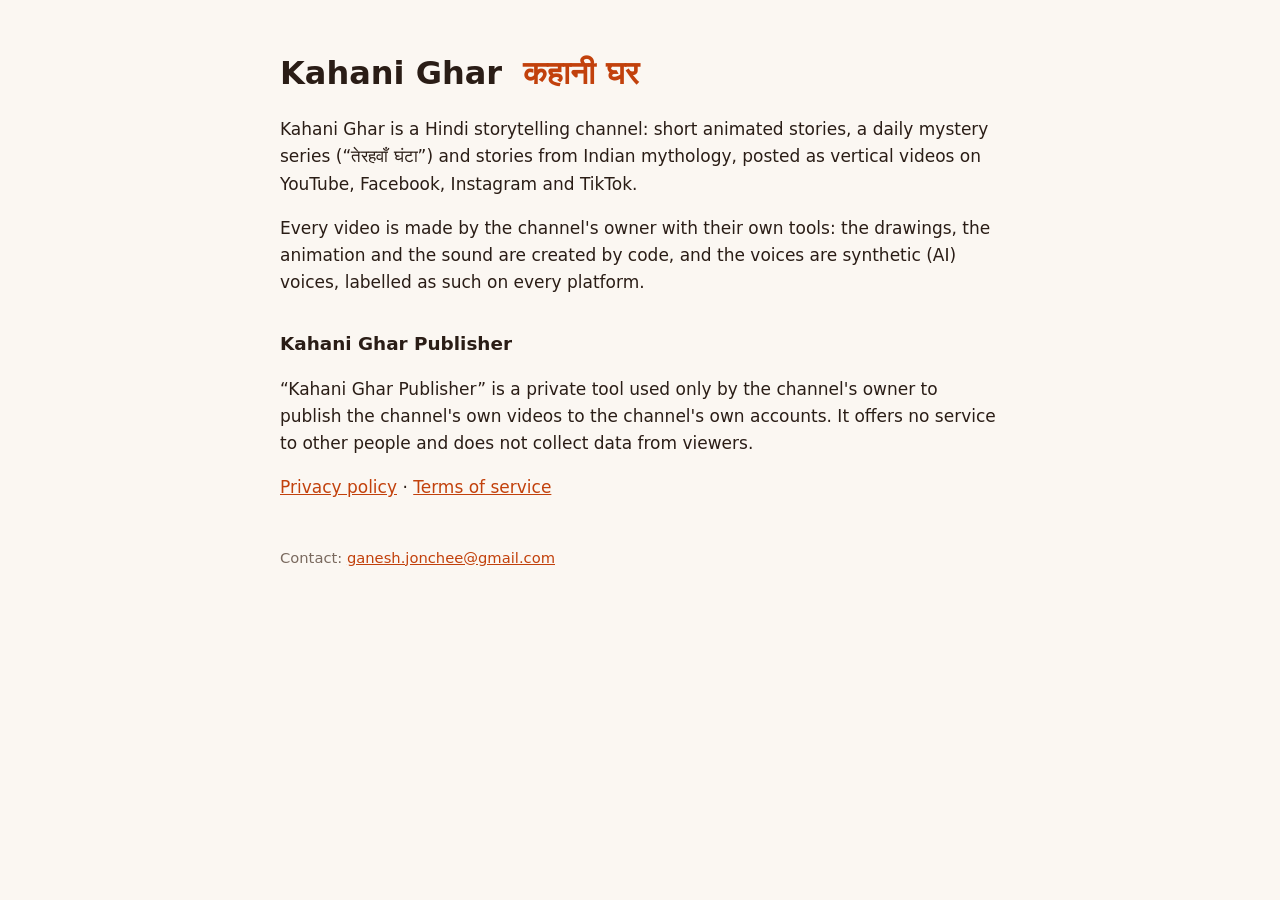
<file: docs/index.html>
<!doctype html>
<html lang="en">
<head>
<meta charset="utf-8" />
<meta name="viewport" content="width=device-width, initial-scale=1" />
<title>Kahani Ghar</title>
<link rel="stylesheet" href="style.css" />
</head>
<body>
<main>
  <h1>Kahani Ghar <span class="hi">कहानी घर</span></h1>
  <p>Kahani Ghar is a Hindi storytelling channel: short animated stories, a daily mystery series
    (“तेरहवाँ घंटा”) and stories from Indian mythology, posted as vertical videos on YouTube, Facebook,
    Instagram and TikTok.</p>
  <p>Every video is made by the channel's owner with their own tools: the drawings, the animation and the
    sound are created by code, and the voices are synthetic (AI) voices, labelled as such on every platform.</p>
  <h2>Kahani Ghar Publisher</h2>
  <p>“Kahani Ghar Publisher” is a private tool used only by the channel's owner to publish the channel's own
    videos to the channel's own accounts. It offers no service to other people and does not collect data from
    viewers.</p>
  <p><a href="privacy.html">Privacy policy</a> · <a href="terms.html">Terms of service</a></p>
  <footer>Contact: <a href="mailto:ganesh.jonchee@gmail.com">ganesh.jonchee@gmail.com</a></footer>
</main>
</body>
</html>
</file>
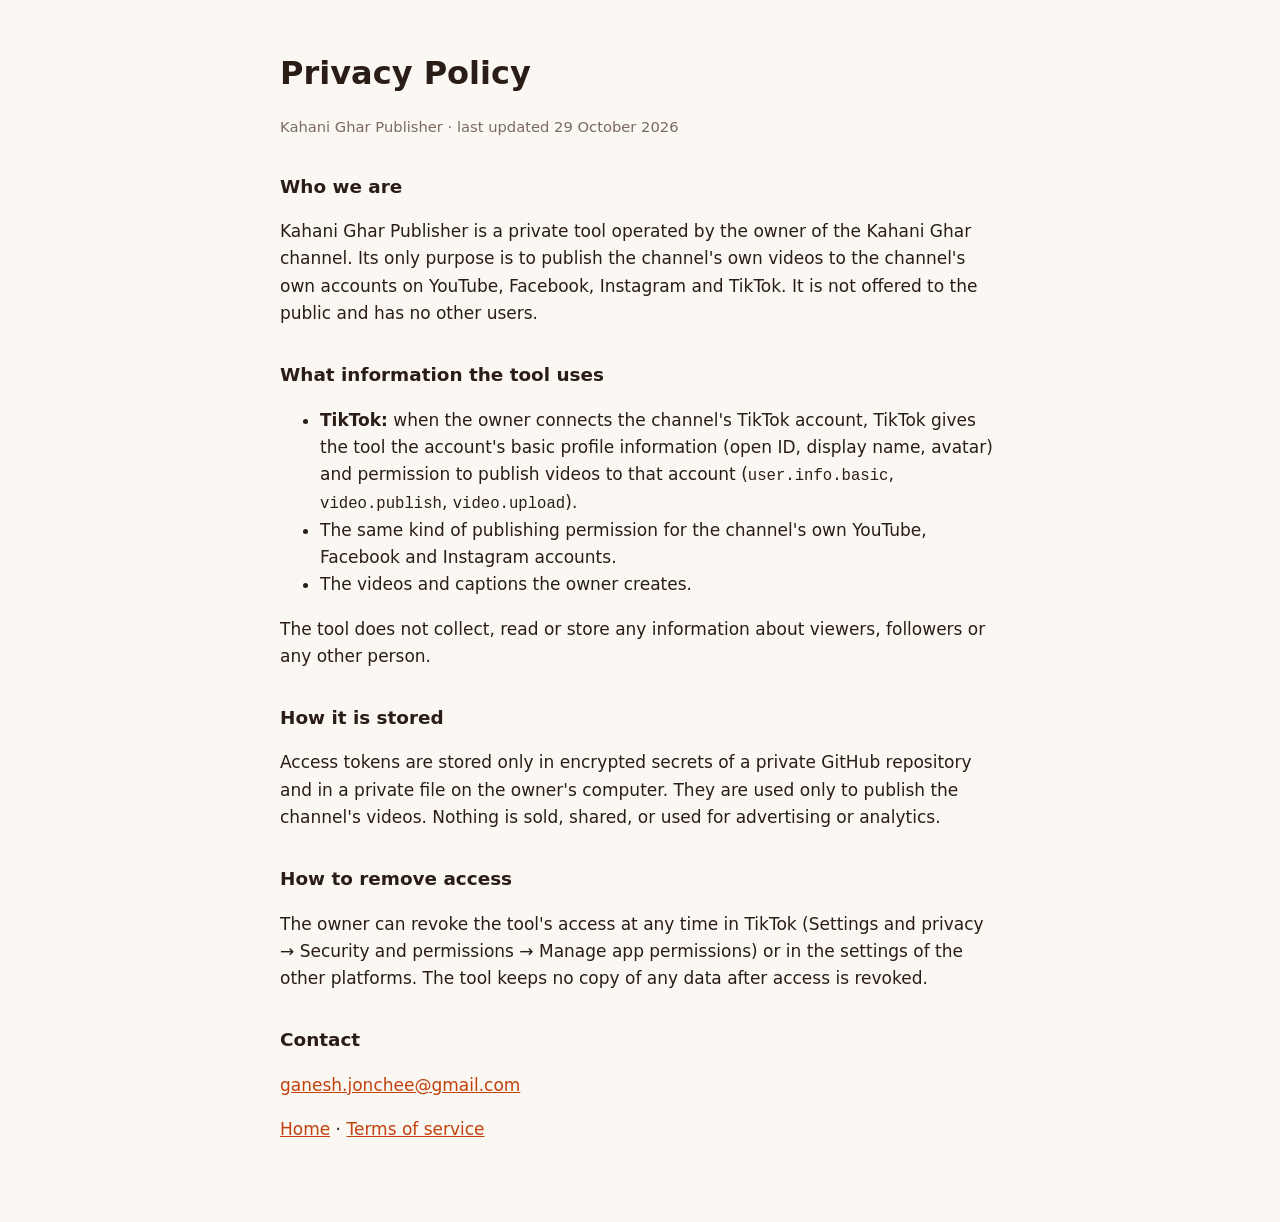
<file: docs/privacy.html>
<!doctype html>
<html lang="en">
<head>
<meta charset="utf-8" />
<meta name="viewport" content="width=device-width, initial-scale=1" />
<title>Privacy Policy</title>
<link rel="stylesheet" href="style.css" />
</head>
<body>
<main>
  <h1>Privacy Policy</h1>
  <p class="muted">Kahani Ghar Publisher · last updated 29 October 2026</p>

  <h2>Who we are</h2>
  <p>Kahani Ghar Publisher is a private tool operated by the owner of the Kahani Ghar channel. Its only purpose is to
    publish the channel's own videos to the channel's own accounts on YouTube, Facebook, Instagram and TikTok. It is
    not offered to the public and has no other users.</p>

  <h2>What information the tool uses</h2>
  <ul>
    <li><b>TikTok:</b> when the owner connects the channel's TikTok account, TikTok gives the tool the account's basic
      profile information (open ID, display name, avatar) and permission to publish videos to that account
      (<code>user.info.basic</code>, <code>video.publish</code>, <code>video.upload</code>).</li>
    <li>The same kind of publishing permission for the channel's own YouTube, Facebook and Instagram accounts.</li>
    <li>The videos and captions the owner creates.</li>
  </ul>
  <p>The tool does not collect, read or store any information about viewers, followers or any other person.</p>

  <h2>How it is stored</h2>
  <p>Access tokens are stored only in encrypted secrets of a private GitHub repository and in a private file on the
    owner's computer. They are used only to publish the channel's videos. Nothing is sold, shared, or used for
    advertising or analytics.</p>

  <h2>How to remove access</h2>
  <p>The owner can revoke the tool's access at any time in TikTok (Settings and privacy → Security and permissions →
    Manage app permissions) or in the settings of the other platforms. The tool keeps no copy of any data after access
    is revoked.</p>

  <h2>Contact</h2>
  <p><a href="mailto:ganesh.jonchee@gmail.com">ganesh.jonchee@gmail.com</a></p>
  <p><a href="index.html">Home</a> · <a href="terms.html">Terms of service</a></p>
</main>
</body>
</html>
</file>
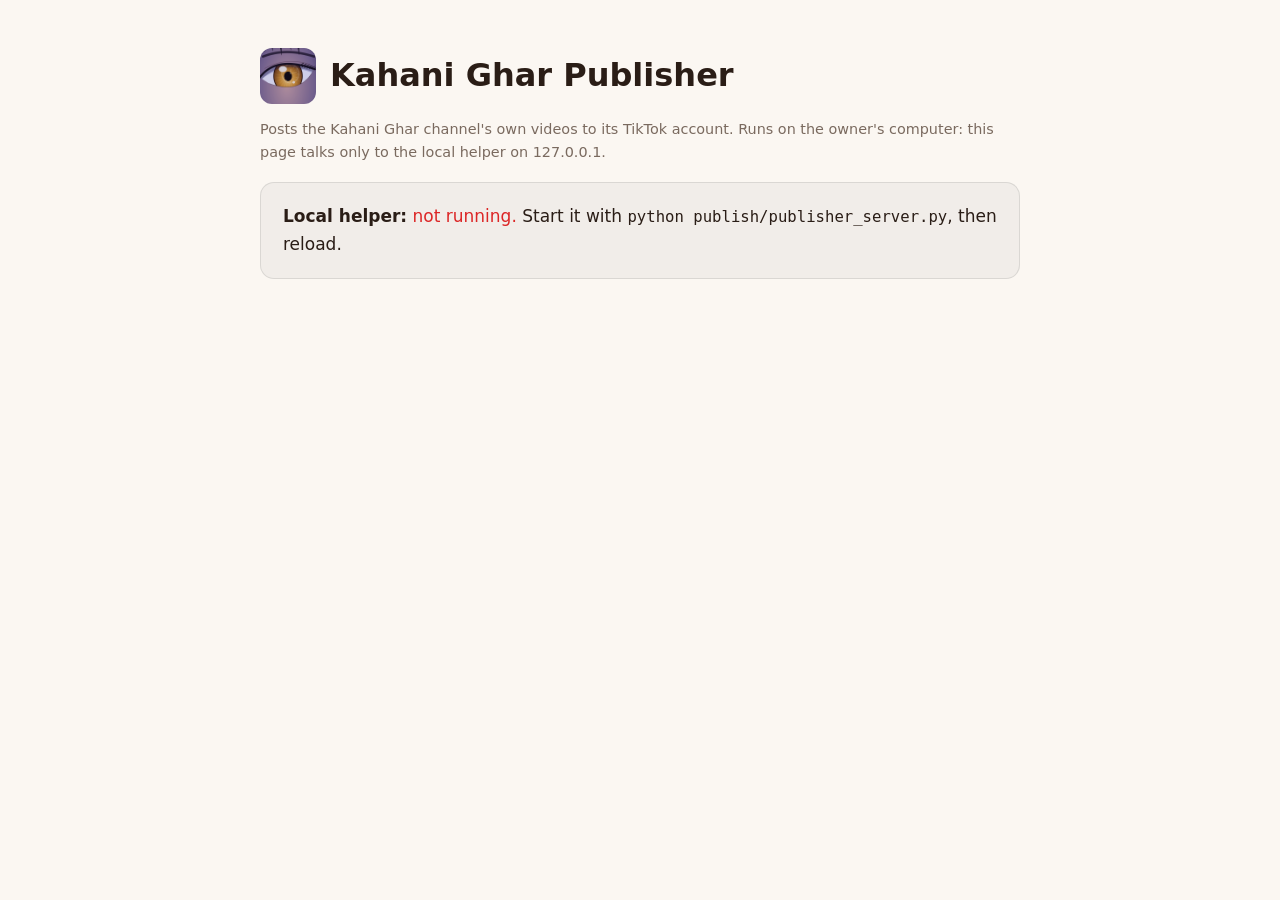
<file: docs/publisher.html>
<!doctype html>
<html lang="en">
<head>
<meta charset="utf-8" />
<meta name="viewport" content="width=device-width, initial-scale=1" />
<meta name="referrer" content="no-referrer" />
<title>Kahani Ghar Publisher</title>
<link rel="stylesheet" href="style.css" />
<style>
  main { max-width: 760px; }
  .card { background: rgba(127,127,127,.08); border: 1px solid rgba(127,127,127,.2); border-radius: 14px; padding: 20px 22px; margin: 18px 0; }
  .row { display: flex; align-items: center; gap: 14px; flex-wrap: wrap; }
  .avatar { width: 56px; height: 56px; border-radius: 50%; object-fit: cover; background: rgba(127,127,127,.2); }
  button { font: 600 16px system-ui, sans-serif; padding: 11px 20px; border-radius: 10px; border: 0; cursor: pointer; background: var(--accent); color: #fff; }
  button.secondary { background: transparent; color: var(--accent); border: 2px solid var(--accent); }
  button:disabled { opacity: .45; cursor: not-allowed; }
  label.f { display: block; font-weight: 600; margin: 16px 0 6px; }
  select, textarea { width: 100%; box-sizing: border-box; font: 16px system-ui, sans-serif; padding: 10px 12px; border-radius: 10px; border: 1px solid rgba(127,127,127,.4); background: var(--bg); color: var(--ink); }
  textarea { min-height: 110px; }
  video { width: 220px; max-width: 100%; border-radius: 12px; background: #000; }
  .checks label { margin-right: 18px; }
  .small { font-size: .9rem; color: var(--mute); }
  .ok { color: #15803d; } .err { color: #dc2626; }
  #status { white-space: pre-wrap; }
</style>
</head>
<body>
<main>
  <div class="row"><img src="tiktok-app-icon.png" alt="" class="avatar" style="border-radius:12px" /><h1 style="margin:0">Kahani Ghar Publisher</h1></div>
  <p class="small">Posts the Kahani Ghar channel's own videos to its TikTok account. Runs on the owner's computer:
    this page talks only to the local helper on 127.0.0.1.</p>

  <div class="card" id="helperCard"><b>Local helper:</b> <span id="helper">checking…</span></div>

  <div class="card" id="accountCard" hidden>
    <div class="row" id="account"></div>
  </div>

  <div class="card" id="postCard" hidden>
    <h2 style="margin-top:0">Post a video</h2>
    <p id="creator" class="small"></p>
    <div class="row" style="align-items:flex-start">
      <video id="preview" controls muted playsinline></video>
      <div style="flex:1;min-width:240px">
        <label class="f" for="video">Video</label>
        <select id="video"></select>
        <p id="vinfo" class="small"></p>
      </div>
    </div>

    <label class="f" for="title">Caption</label>
    <textarea id="title" maxlength="2200" placeholder="Write a caption with hashtags"></textarea>

    <label class="f" for="privacy">Who can view this video</label>
    <select id="privacy"><option value="" selected disabled>Select privacy</option></select>

    <label class="f">Allow users to</label>
    <div class="checks">
      <label><input type="checkbox" id="c_comment" /> Comment</label>
      <label><input type="checkbox" id="c_duet" /> Duet</label>
      <label><input type="checkbox" id="c_stitch" /> Stitch</label>
    </div>

    <label class="f"><input type="checkbox" id="disclose" /> Disclose video content</label>
    <div id="discloseBox" hidden style="margin-left:24px">
      <p class="small">Turn on to disclose that this video promotes goods or services in exchange for something of value.</p>
      <label><input type="checkbox" id="yourBrand" /> Your brand <span class="small">(labelled “Promotional content”)</span></label><br />
      <label><input type="checkbox" id="branded" /> Branded content <span class="small">(labelled “Paid partnership”)</span></label>
    </div>

    <p class="small" id="consent"></p>
    <div class="row">
      <button id="postBtn" disabled>Post to TikTok</button>
      <button id="draftBtn" class="secondary">Send to TikTok as draft</button>
    </div>
    <p id="status"></p>
  </div>
</main>
<script>
const H = 'http://127.0.0.1:8765';
const $ = (id) => document.getElementById(id);
const api = async (path, body) => {
  const r = await fetch(H + path, body ? { method: 'POST', headers: { 'Content-Type': 'application/json' }, body: JSON.stringify(body) } : {});
  const j = await r.json();
  if (!r.ok || j.error) throw new Error(j.error || r.status);
  return j;
};
const LABEL = { PUBLIC_TO_EVERYONE: 'Everyone', MUTUAL_FOLLOW_FRIENDS: 'Friends', FOLLOWER_OF_CREATOR: 'Followers', SELF_ONLY: 'Only me' };
let creator = null, vids = [];

async function boot() {
  const q = new URLSearchParams(location.search);
  try { await api('/status').then(() => {}); } catch (e) {
    $('helper').innerHTML = '<span class="err">not running.</span> Start it with <code>python publish/publisher_server.py</code>, then reload.';
    return;
  }
  $('helper').innerHTML = '<span class="ok">running</span>';
  if (q.get('code')) {   // back from TikTok's login
    try { await api('/exchange', { code: q.get('code'), state: q.get('state') }); }
    catch (e) { $('helper').innerHTML += ` · <span class="err">login failed: ${e.message}</span>`; }
    history.replaceState(null, '', location.pathname);
  }
  const st = await api('/status');
  $('accountCard').hidden = false;
  if (!st.connected) {
    $('account').innerHTML = '<span>No TikTok account connected.</span> <button id="connect">Connect TikTok</button>';
    $('connect').onclick = connect;
    return;
  }
  const u = st.user || {};
  $('account').innerHTML = `<img class="avatar" src="${u.avatar_url || ''}" alt="" /><div><b>${u.display_name || 'TikTok account'}</b><div class="small ok">Connected to TikTok</div></div>
    <button class="secondary" id="connect">Reconnect</button>`;
  $('connect').onclick = connect;
  await loadPostForm();
}
async function connect() { const { url } = await api('/auth-url'); location.href = url; }

async function loadPostForm() {
  creator = await api('/creator');
  vids = await api('/videos');
  $('postCard').hidden = false;
  $('creator').innerHTML = `Posting to <b>${creator.creator_nickname}</b> (@${creator.creator_username}) · videos up to ${creator.max_video_post_duration_sec} s`;
  for (const p of creator.privacy_level_options || []) $('privacy').insertAdjacentHTML('beforeend', `<option value="${p}">${LABEL[p] || p}</option>`);
  [['c_comment', creator.comment_disabled], ['c_duet', creator.duet_disabled], ['c_stitch', creator.stitch_disabled]].forEach(([id, off]) => {
    $(id).disabled = !!off; if (off) $(id).parentElement.title = 'Turned off in this account\'s TikTok settings';
  });
  $('video').innerHTML = vids.map((v) => `<option value="${v.id}">${v.name}</option>`).join('');
  $('video').onchange = pickVideo; pickVideo();
  ['privacy', 'disclose', 'yourBrand', 'branded'].forEach((id) => $(id).onchange = refresh);
  $('postBtn').onclick = post; $('draftBtn').onclick = draft;
  refresh();
}
function pickVideo() {
  const v = vids.find((x) => x.id === $('video').value);
  $('preview').src = `${H}/video/${v.id}`;
  const tooLong = v.seconds > creator.max_video_post_duration_sec;
  $('vinfo').innerHTML = `${v.seconds} s · ${v.mb} MB` + (tooLong ? ' · <span class="err">too long for this account</span>' : '');
  refresh();
}
function refresh() {
  $('discloseBox').hidden = !$('disclose').checked;
  const branded = $('disclose').checked && $('branded').checked;
  // branded content cannot be private (TikTok's content sharing guidelines)
  [...$('privacy').options].forEach((o) => { if (o.value === 'SELF_ONLY') o.disabled = branded; });
  if (branded && $('privacy').value === 'SELF_ONLY') $('privacy').value = '';
  const music = '<a href="https://www.tiktok.com/legal/page/global/music-usage-confirmation/en" target="_blank" rel="noopener">Music Usage Confirmation</a>';
  const bc = '<a href="https://www.tiktok.com/legal/page/global/bc-policy/en" target="_blank" rel="noopener">Branded Content Policy</a>';
  $('consent').innerHTML = `By posting, you agree to TikTok's ${branded ? bc + ' and ' : ''}${music}.`;
  const v = vids.find((x) => x.id === $('video').value);
  const discloseOk = !$('disclose').checked || $('yourBrand').checked || $('branded').checked;
  $('postBtn').disabled = !$('privacy').value || !discloseOk || (v && v.seconds > creator.max_video_post_duration_sec);
}
async function watch(id, what) {
  for (let i = 0; i < 60; i++) {
    const s = await api('/pstatus?id=' + encodeURIComponent(id));
    $('status').innerHTML = `${what}: <b>${s.status}</b>` + (s.fail_reason ? ` <span class="err">${s.fail_reason}</span>` : '');
    if (['PUBLISH_COMPLETE', 'SEND_TO_USER_INBOX', 'FAILED'].includes(s.status)) {
      if (s.status === 'PUBLISH_COMPLETE') $('status').innerHTML += '\nPosted. It can take a few minutes to appear on your profile.';
      if (s.status === 'SEND_TO_USER_INBOX') $('status').innerHTML += '\nSent. Open TikTok and check your inbox notifications to edit and post it.';
      return;
    }
    await new Promise((r) => setTimeout(r, 3000));
  }
}
async function post() {
  $('postBtn').disabled = true; $('status').textContent = 'Uploading…';
  try {
    const r = await api('/post', { video: $('video').value, title: $('title').value, privacy: $('privacy').value,
      allow_comment: $('c_comment').checked, allow_duet: $('c_duet').checked, allow_stitch: $('c_stitch').checked,
      your_brand: $('disclose').checked && $('yourBrand').checked, branded: $('disclose').checked && $('branded').checked });
    await watch(r.publish_id, 'Post');
  } catch (e) { $('status').innerHTML = `<span class="err">${e.message}</span>`; }
  refresh();
}
async function draft() {
  $('status').textContent = 'Uploading draft…';
  try { const r = await api('/draft', { video: $('video').value }); await watch(r.publish_id, 'Draft'); }
  catch (e) { $('status').innerHTML = `<span class="err">${e.message}</span>`; }
}
boot();
</script>
</body>
</html>
</file>
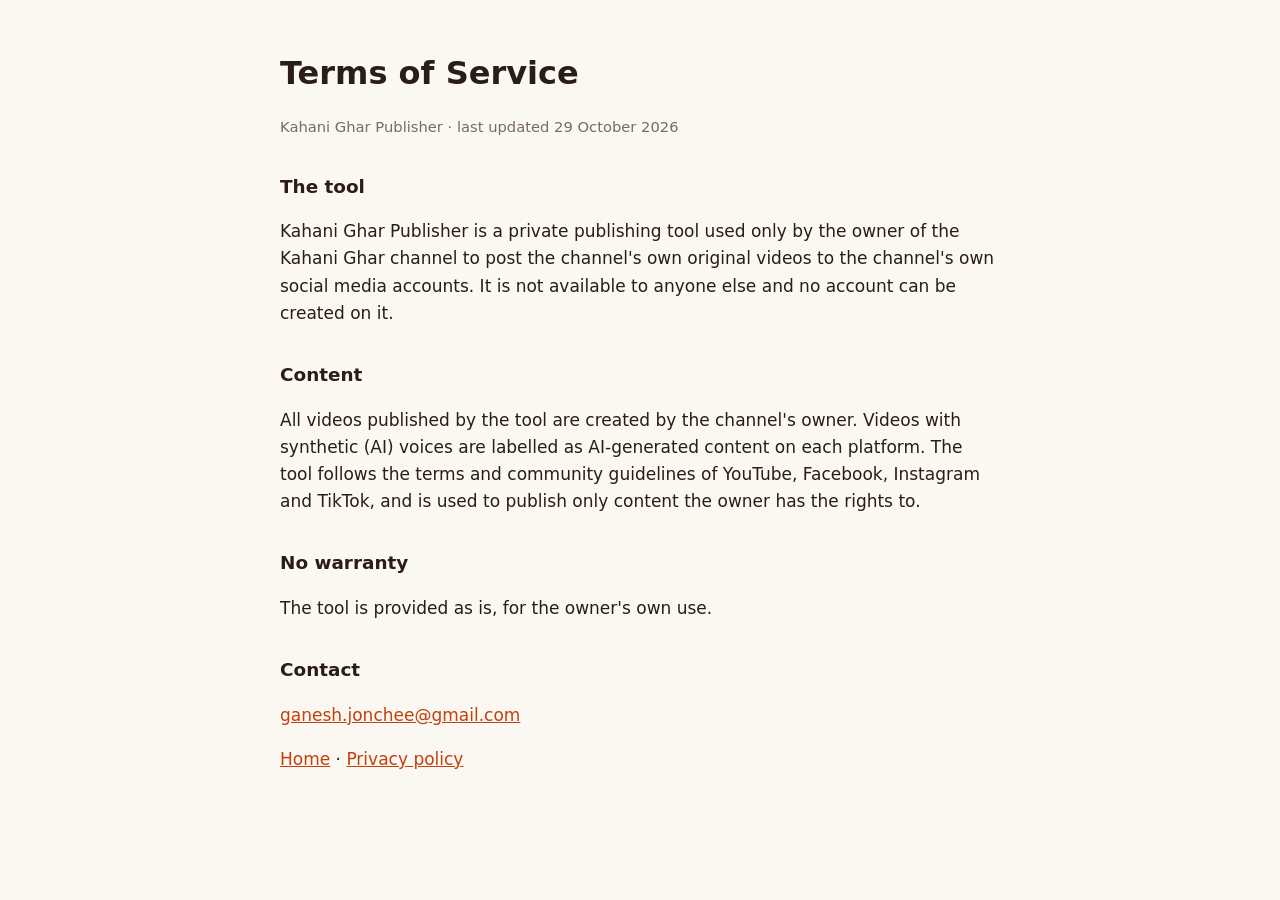
<file: docs/terms.html>
<!doctype html>
<html lang="en">
<head>
<meta charset="utf-8" />
<meta name="viewport" content="width=device-width, initial-scale=1" />
<title>Terms of Service</title>
<link rel="stylesheet" href="style.css" />
</head>
<body>
<main>
  <h1>Terms of Service</h1>
  <p class="muted">Kahani Ghar Publisher · last updated 29 October 2026</p>

  <h2>The tool</h2>
  <p>Kahani Ghar Publisher is a private publishing tool used only by the owner of the Kahani Ghar channel to post the
    channel's own original videos to the channel's own social media accounts. It is not available to anyone else and
    no account can be created on it.</p>

  <h2>Content</h2>
  <p>All videos published by the tool are created by the channel's owner. Videos with synthetic (AI) voices are
    labelled as AI-generated content on each platform. The tool follows the terms and community guidelines of
    YouTube, Facebook, Instagram and TikTok, and is used to publish only content the owner has the rights to.</p>

  <h2>No warranty</h2>
  <p>The tool is provided as is, for the owner's own use.</p>

  <h2>Contact</h2>
  <p><a href="mailto:ganesh.jonchee@gmail.com">ganesh.jonchee@gmail.com</a></p>
  <p><a href="index.html">Home</a> · <a href="privacy.html">Privacy policy</a></p>
</main>
</body>
</html>
</file>
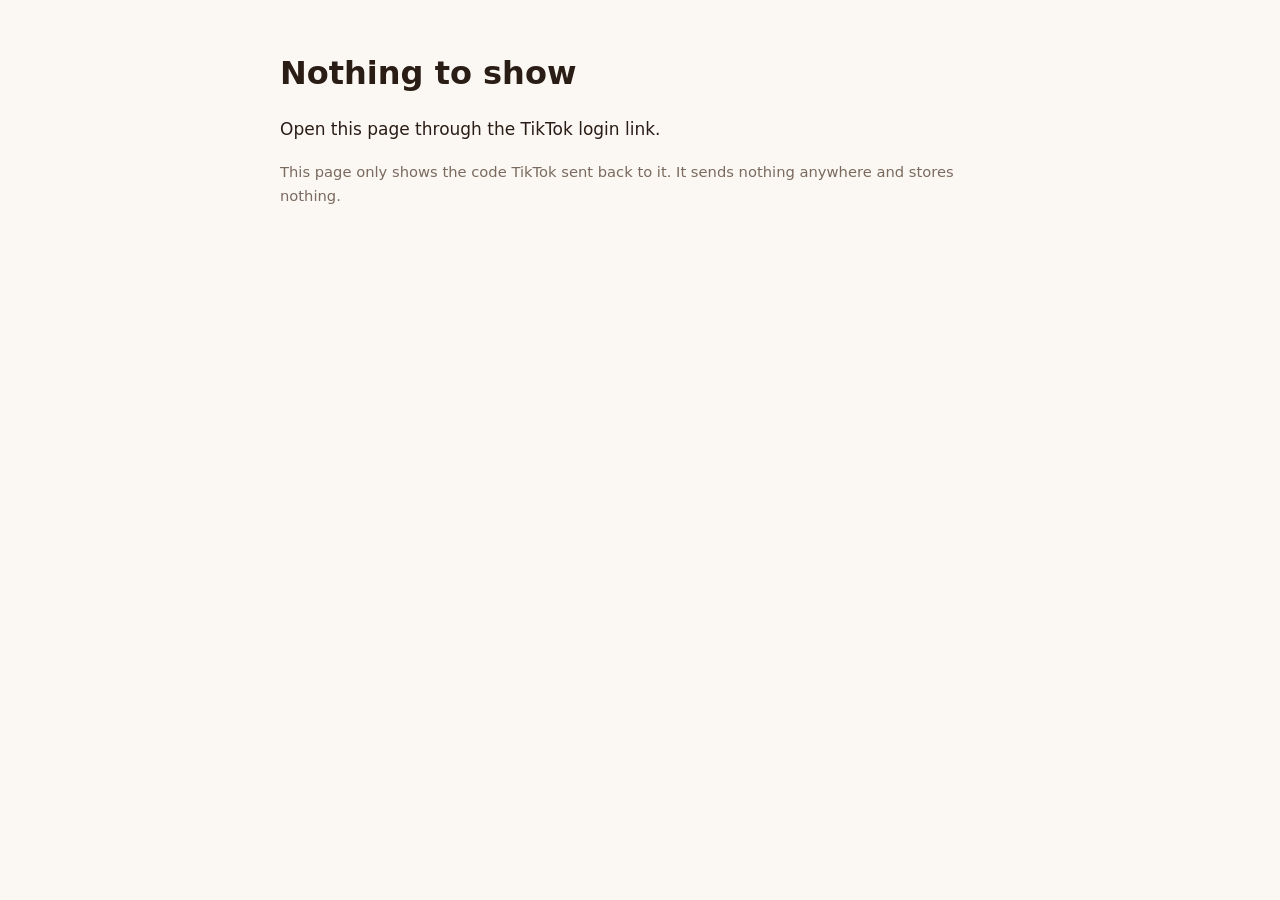
<file: docs/tiktok-callback.html>
<!doctype html>
<html lang="en">
<head>
<meta charset="utf-8" />
<meta name="viewport" content="width=device-width, initial-scale=1" />
<meta name="referrer" content="no-referrer" />
<title>TikTok connected</title>
<link rel="stylesheet" href="style.css" />
</head>
<body>
<main>
  <h1 id="h">Connecting TikTok…</h1>
  <p id="msg"></p>
  <pre id="code" hidden></pre>
  <p class="muted">This page only shows the code TikTok sent back to it. It sends nothing anywhere and stores nothing.</p>
</main>
<script>
  const q = new URLSearchParams(location.search);
  const code = q.get('code'), err = q.get('error');
  // a login started from Kahani Ghar Publisher goes back to it with the code
  if ((q.get('state') || '').startsWith('app-')) location.replace('publisher.html' + location.search);
  if (code) {
    document.getElementById('h').textContent = 'TikTok connected';
    document.getElementById('msg').textContent = 'Copy this code and paste it after TIKTOK_AUTH_CODE= in the .env file (it works for a few minutes only):';
    const pre = document.getElementById('code');
    pre.textContent = code; pre.hidden = false;
  } else {
    document.getElementById('h').textContent = err ? 'TikTok did not connect' : 'Nothing to show';
    document.getElementById('msg').textContent = err ? `${err}: ${q.get('error_description') || ''}` : 'Open this page through the TikTok login link.';
  }
</script>
</body>
</html>
</file>
<file: docs/style.css>
:root { --bg: #fbf7f2; --ink: #2a1d16; --mute: #7a6a5f; --accent: #c2410c; }
@media (prefers-color-scheme: dark) { :root { --bg: #1a1411; --ink: #f3ece6; --mute: #b3a397; --accent: #fb923c; } }
body { margin: 0; background: var(--bg); color: var(--ink); font: 17px/1.6 system-ui, -apple-system, "Segoe UI", sans-serif; }
main { max-width: 720px; margin: 0 auto; padding: 48px 16px 64px; }
h1 { font-size: 2rem; margin: 0 0 .5em; }
h1 .hi { color: var(--accent); font-weight: 600; margin-left: .3em; }
h2 { font-size: 1.15rem; margin: 1.8em 0 .4em; }
a { color: var(--accent); }
.muted, footer { color: var(--mute); font-size: .92rem; }
footer { margin-top: 3em; }
pre { background: rgba(127,127,127,.12); padding: 14px 16px; border-radius: 10px; overflow-wrap: anywhere; white-space: pre-wrap; font-size: .95rem; }
code { font-size: .92em; }
</file>
